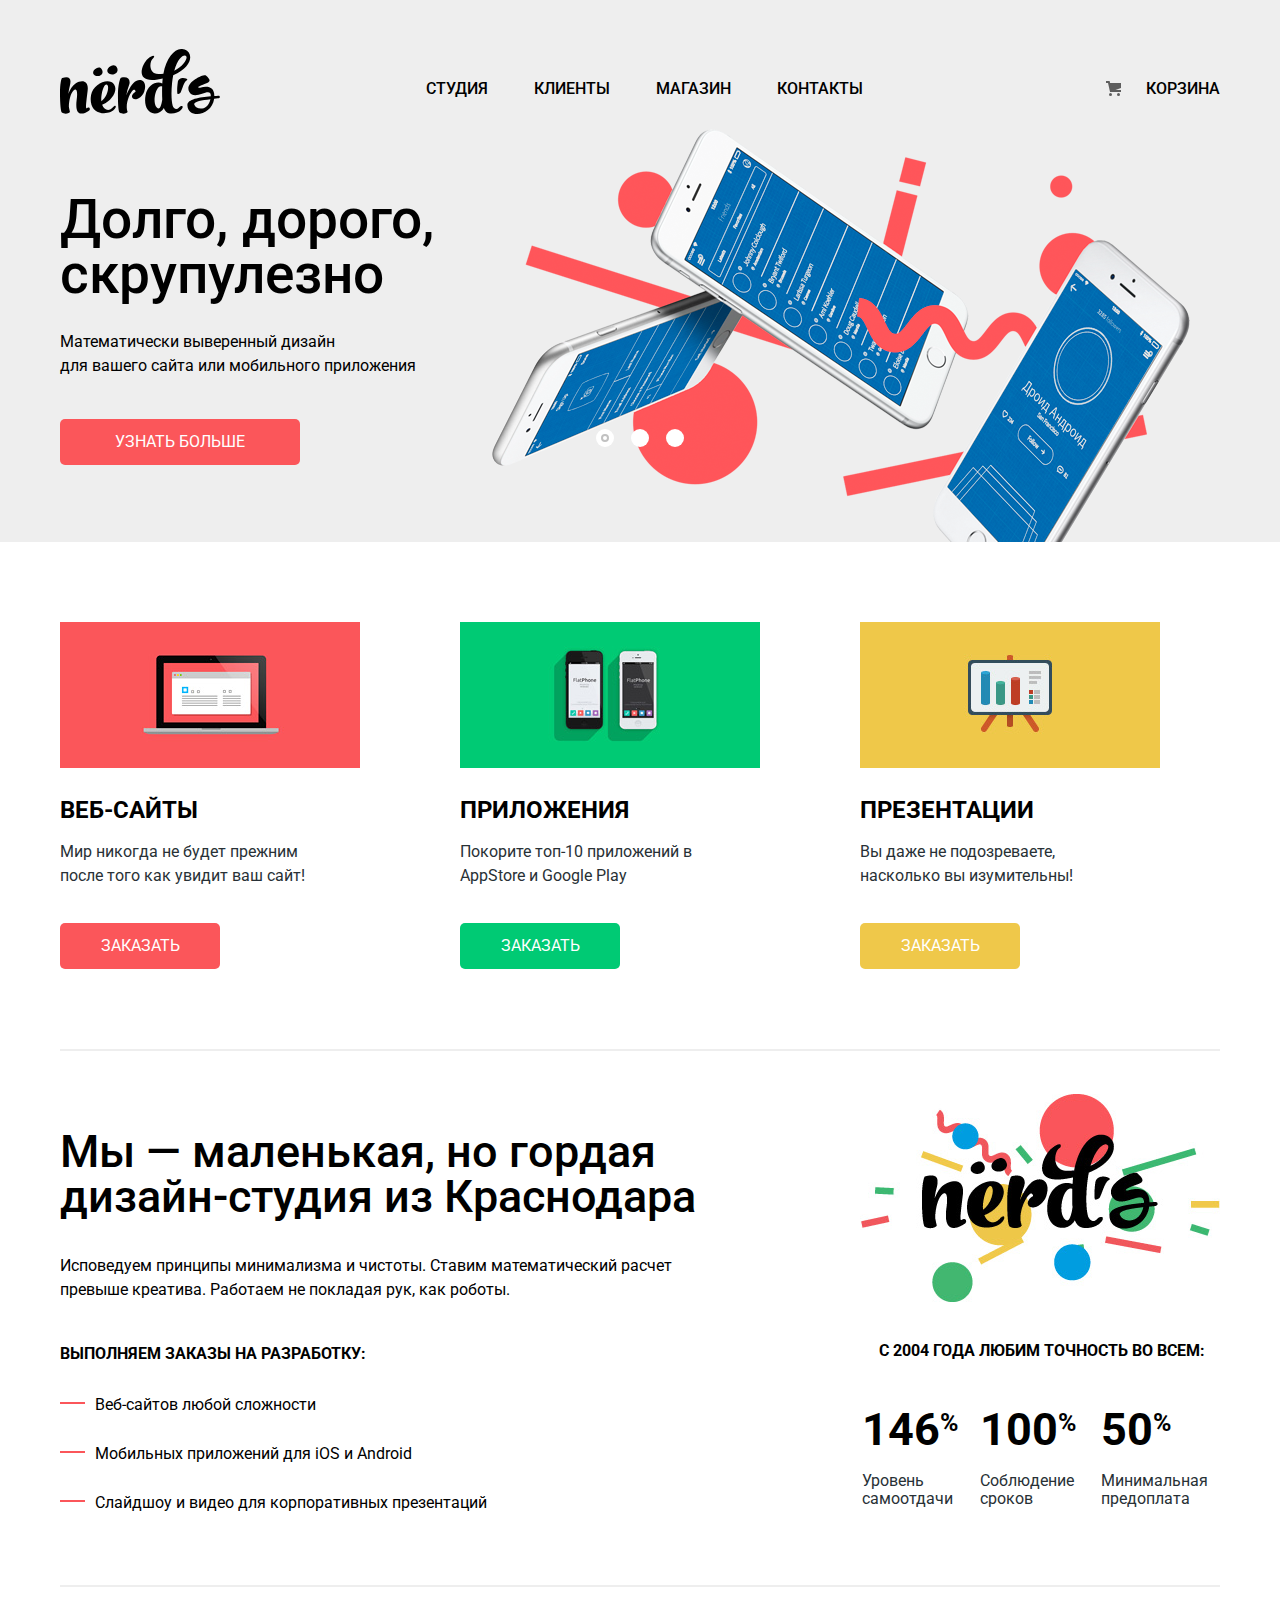
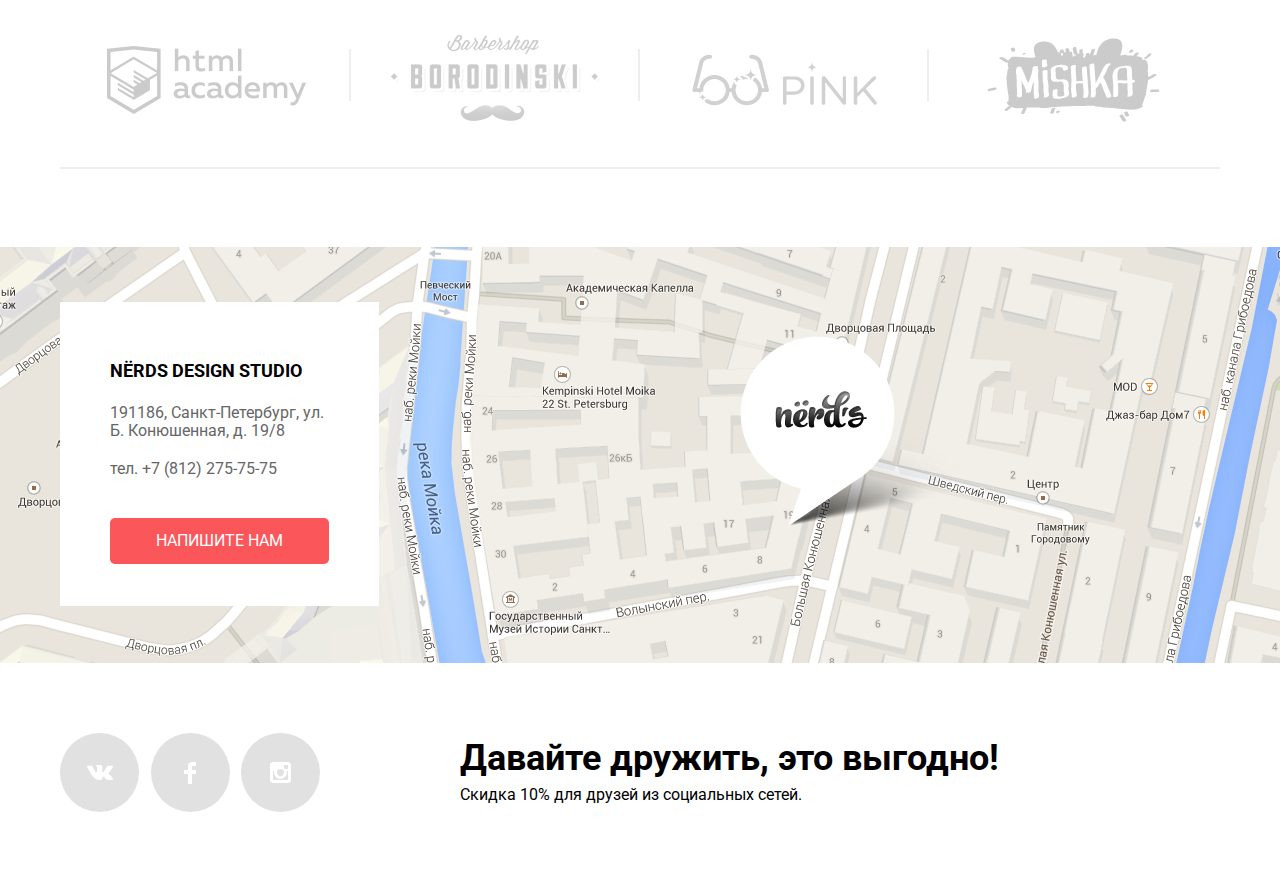
<file: index.html>
<!DOCTYPE html>
<html lang="ru">
<head>
  <meta charset="utf-8">
  <title>Дизайн-студия «Нёрдс»</title>
  <link href="https://fonts.googleapis.com/css?family=Roboto:400,500,700&display=swap&subset=cyrillic" rel="stylesheet">
  <link href="css/normalize.css" rel="stylesheet">
  <link href="css/min.css" rel="stylesheet">
</head>
<body class="index-page">
  <header class="main-header">
    <nav class="main-navigation">
      <div class="container">
        <a class="main-header-logo">
          <img src="img/logo-nerds.svg" width="160" height="65" alt="Логотип дизайн студии «Нёрдс»">
        </a>
        <ul class="site-navigation">
          <li><a href="studio.html">Студия</a></li>
          <li><a href="clients.html">Клиенты</a></li>
          <li><a href="catalog.html">Магазин</a></li>
          <li><a href="contacts.html">Контакты</a></li>
        </ul>
        <a class="basket-link" href="basket.html">Корзина</a>
      </div>
    </nav>
  </header>

  <main>

    <h1 class="visually-hidden">Дизайн-студия «Нёрдс»</h1>
    <section class="slider">
      <div class="container">
        <ul class="slider-item-list">
          <li class="slider-item slider-1">
            <div class="slider-info">
              <b class="slider-heading">
               Долго, дорого,<br>
               скрупулезно
             </b>
             <p class="slider-heading-bottom">
              Математически выверенный дизайн<br> 
              для вашего сайта или мобильного приложения
            </p>
            <a class="button button-slider" href="studio.html">Узнать больше</a>
          </div>
        </li>
        <li class="slider-item slider-2">
          <div class="slider-info">
            <b class="slider-heading">
              Любим математику<br>
              как никто другой
            </b>
            <p class="slider-heading-bottom">
              Никакого креатива, только математические формулы<br> 
              для расчета идеальных пропорций
            </p>
            <a class="button button-slider" href="studio.html">Узнать больше</a>
          </div>
        </li>
        <li class="slider-item slider-3">
          <div class="slider-info">
            <b class="slider-heading">
              Только ночь,<br>
              только хардкор
            </b>
            <p class="slider-heading-bottom">
              Работать днем, как все? Мы против этого.<br> 
              Ближе к полуночи работа только начинается.
            </p>
            <a class="button button-slider" href="studio.html">Узнать больше</a>
          </div>
        </li>
      </ul>
      <ul class="slider-control">
        <li><a class="slider-buttons current-slider-controls" href="#" aria-label="Первый слайдер"></a></li>
        <li><a class="slider-buttons" href="#" aria-label="Второй слайдер"></a></li>
        <li><a class="slider-buttons" href="#" aria-label="Третий слайдер"></a></li>
      </ul>
    </div>
  </section>

  <div class="container">

    <section class="portfolio">
      <h2 class="visually-hidden">Портфолио</h2>
      <ul class="portfolio-list">
        <li class="portfolio-item">
          <h3>Веб-сайты</h3>
          <p class="portfolio-item-bottom">
            Мир никогда не будет прежним
            после того как увидит ваш сайт!
          </p>
          <p class="portfolio-item-img">
            <img src="img/work-site.png" width="300" height="146" alt="Веб-сайты">
          </p>
          <a class="button button-red" href="basket.html">Заказать</a>
        </li>
        <li class="portfolio-item">
          <h3>Приложения</h3>
          <p class="portfolio-item-bottom">
            Покорите топ-10 приложений
            в AppStore и Google Play
          </p>
          <p class="portfolio-item-img">
            <img src="img/work-mobile.png" width="300" height="146" alt="Приложения">
          </p>
          <a class="button button-green" href="basket.html">Заказать</a>
        </li>
        <li class="portfolio-item">
          <h3>Презентации</h3>
          <p class="portfolio-item-bottom">
            Вы даже не подозреваете, 
            насколько вы изумительны!
          </p>
          <p class="portfolio-item-img">
            <img src="img/work-present.png" width="300" height="146" alt="Презентации">
          </p>
          <a class="button button-yellow" href="basket.html">Заказать</a>
        </li>
      </ul>
    </section>

    <div class="index-columns">

      <section class="features">
        <h2>
         Мы — маленькая, но гордая
         дизайн-студия из Краснодара
       </h2> 
       <p>
        Исповедуем принципы минимализма и чистоты. Ставим математический расчет
        превыше креатива. Работаем не покладая рук, как роботы.
      </p>
      <h3>
        Выполняем заказы на разработку:
      </h3>
      <ul class="features-list">
        <li class="features-item">Веб-сайтов любой сложности</li>
        <li class="features-item">Мобильных приложений для iOS и Android</li>
        <li class="features-item">Слайдшоу и видео для корпоративных презентаций</li>
      </ul>
    </section>

    <section class="about-us">
      <h2 class="visually-hidden">О нас</h2>
      <h3>
        с 2004 года Любим точность во всем:
      </h3>
      <table class="table-about-us">
        <tr class="table-percent">
          <td>146 <span>%</span></td>
          <td>100<span>%</span></td>
          <td>50<span>%</span></td>
        </tr>
        <tr class="table-text">
          <td>
            Уровень 
            самоотдачи
          </td>
          <td>
            Соблюдение
            сроков
          </td>
          <td>
            Минимальная
            предоплата
          </td>
        </tr>
      </table>
    </section>
  </div>

  <section class="partners">
    <h2 class="visually-hidden">Наши партнёры</h2>
    <ul class="partners-list">
      <li class="list-partners-logo">
        <a href="https://htmlacademy.ru/intensive/htmlcss">
          <img src="img/htmlacademy-logo.png" width="209" height="90" alt="Партнёр «Академия HTML»">
        </a>
      </li>
      <li class="list-partners-logo">
        <a href="#">
          <img src="img/borodinski-logo.png" width="209" height="90" alt="Партнёр «Барбершоп Бородинский»">
        </a>
      </li>
      <li class="list-partners-logo">
        <a href="#">
          <img src="img/pink-logo.png" width="209" height="90" alt="Партнёр «Pink»">
        </a>
      </li>
      <li class="list-partners-logo">
        <a href="#">
          <img src="img/mishka-logo.png" width="209" height="90" alt="Партнёр «Mishka»">
        </a>
      </li>  
    </ul> 
  </section>
</div>

<section class="contacts">
  <div class="map">
    <h2 class="visually-hidden">Как нас найти</h2>
    <iframe src="https://www.google.com/maps/embed?pb=!1m18!1m12!1m3!1d1998.603625305683!2d30.32085335178722!3d59.93871916896503!2m3!1f0!2f0!3f0!3m2!1i1024!2i768!4f13.1!3m3!1m2!1s0x4696310fca145cc1%3A0x42b32648d8238007!2z0JHQvtC70YzRiNCw0Y8g0JrQvtC90Y7RiNC10L3QvdCw0Y8g0YPQuy4sIDE5LzgsINCh0LDQvdC60YIt0J_QtdGC0LXRgNCx0YPRgNCzLCAxOTExODY!5e0!3m2!1sru!2sru!4v1582294150271!5m2!1sru!2sru" width="1440" height="416" style="border:0;" allowfullscreen=""></iframe>
    <img class="map-hidden" src="img/map.png" width="1440" height="416" alt="Карта проезда к студии NЁRDS">
  </div>
  <div class="address-container">
    <div class="address">
      <h3>NЁRDS DESIGN STUDIO</h3>
      <p  class="address-text">
        191186, Санкт-Петербург,
        ул. Б. Конюшенная, д. 19/8
        <a class="address-tel" href="tel:+78122757575">
        тел. +7 (812) 275-75-75</a>
      </p>
      <a class="button button-wright-us" href="wright-us.html">Напишите нам</a>
    </div>
  </div>
</section>

</main>

<footer class="main-footer">
  <div class="container">
    <ul class="footer-social">
      <li>
        <a class="social-button" href="#">
          <span class="visually-hidden">Вконтакте</span>
          <img class="social-icon" src="img/vk-icon.svg" width="26" height="15" alt="">
        </a>
      </li> 
      <li>
        <a class="social-button" href="#">
          <span class="visually-hidden">Фейсбук</span>
          <img class="social-icon" src="img/fb-icon.svg" width="12" height="22" alt="">
        </a>
      </li>  
      <li>
        <a class="social-button" href="#" aria-label="Инстаграм">
          <span class="visually-hidden">Инстаграм</span>
          <img class="social-icon" src="img/insta-icon.svg" width="21" height="21" alt="">
        </a>
      </li>  
    </ul>
    <div class="footer-friend"> 
      <p class="footer-sale">Давайте дружить, это выгодно!</p>
      <p>Скидка 10% для друзей из социальных сетей.</p>
    </div>
  </div>
</footer>

<section class="modal-wright-us">
  <h2>Напишите нам</h2>
  <form class="form-wright-us" action="https://echo.htmlacademy.ru" method="post">
    <div class="half-width-wrapper">
      <p class="half-width">
        <label for="name-field">Ваше имя:</label>
        <input class="validation" type="text" name="name" id="name-field" value="" placeholder="Имя Фамилия">
      </p>
      <p class="half-width">
        <label for="email-field">Ваш e-mail:</label>
        <input class="validation" type="email" name="email" id="email-field" value="" placeholder="email@example.com">
      </p>
    </div>
    <div class="letter">
      <p>Текст письма:</p>
      <textarea class="validation" name="letter" id="letter-field" rows="5" placeholder="В свободной форме"></textarea>
    </div>
    <button class="button" type="submit">Отправить</button>
  </form>
  <button class="modal-close" type="button">
   <span class="visually-hidden">Закрыть</span>
 </button>
</section>

<script src="js/popup-min.js"></script>

</body>
</html>
</file>
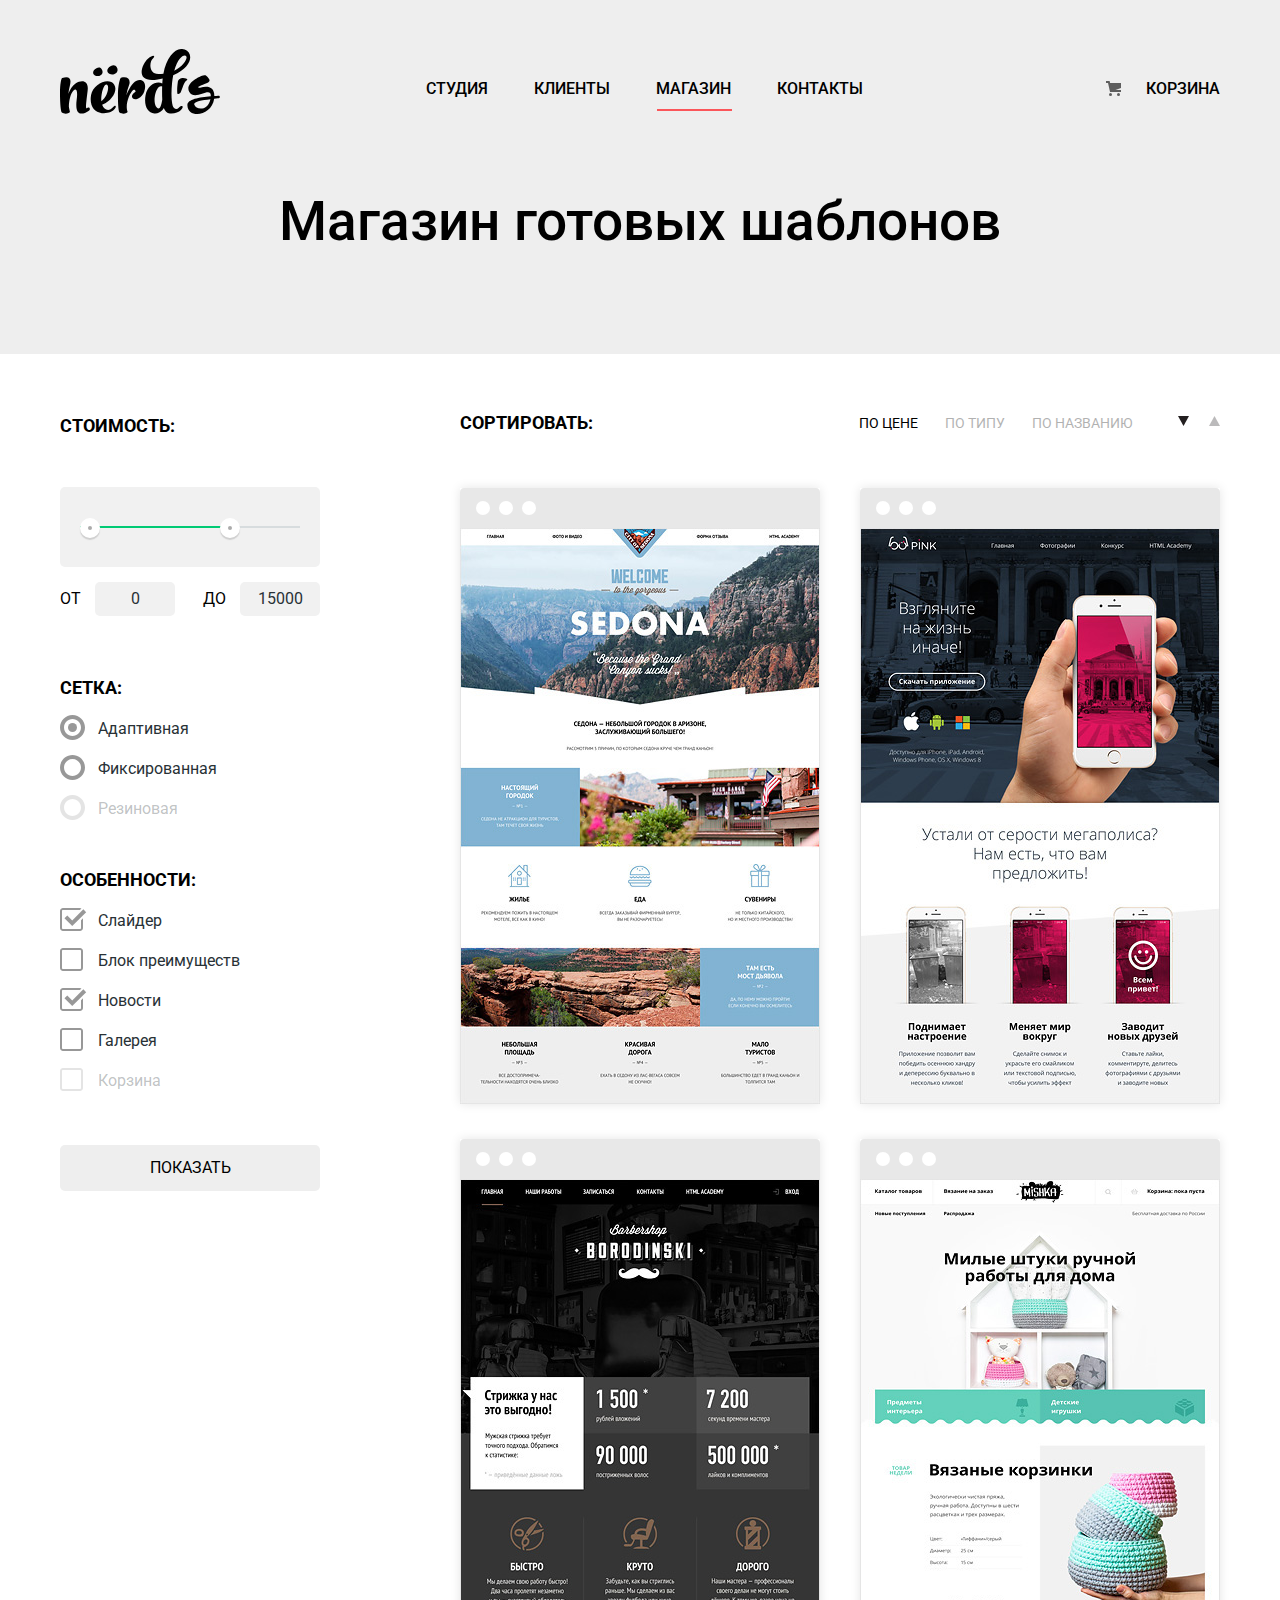
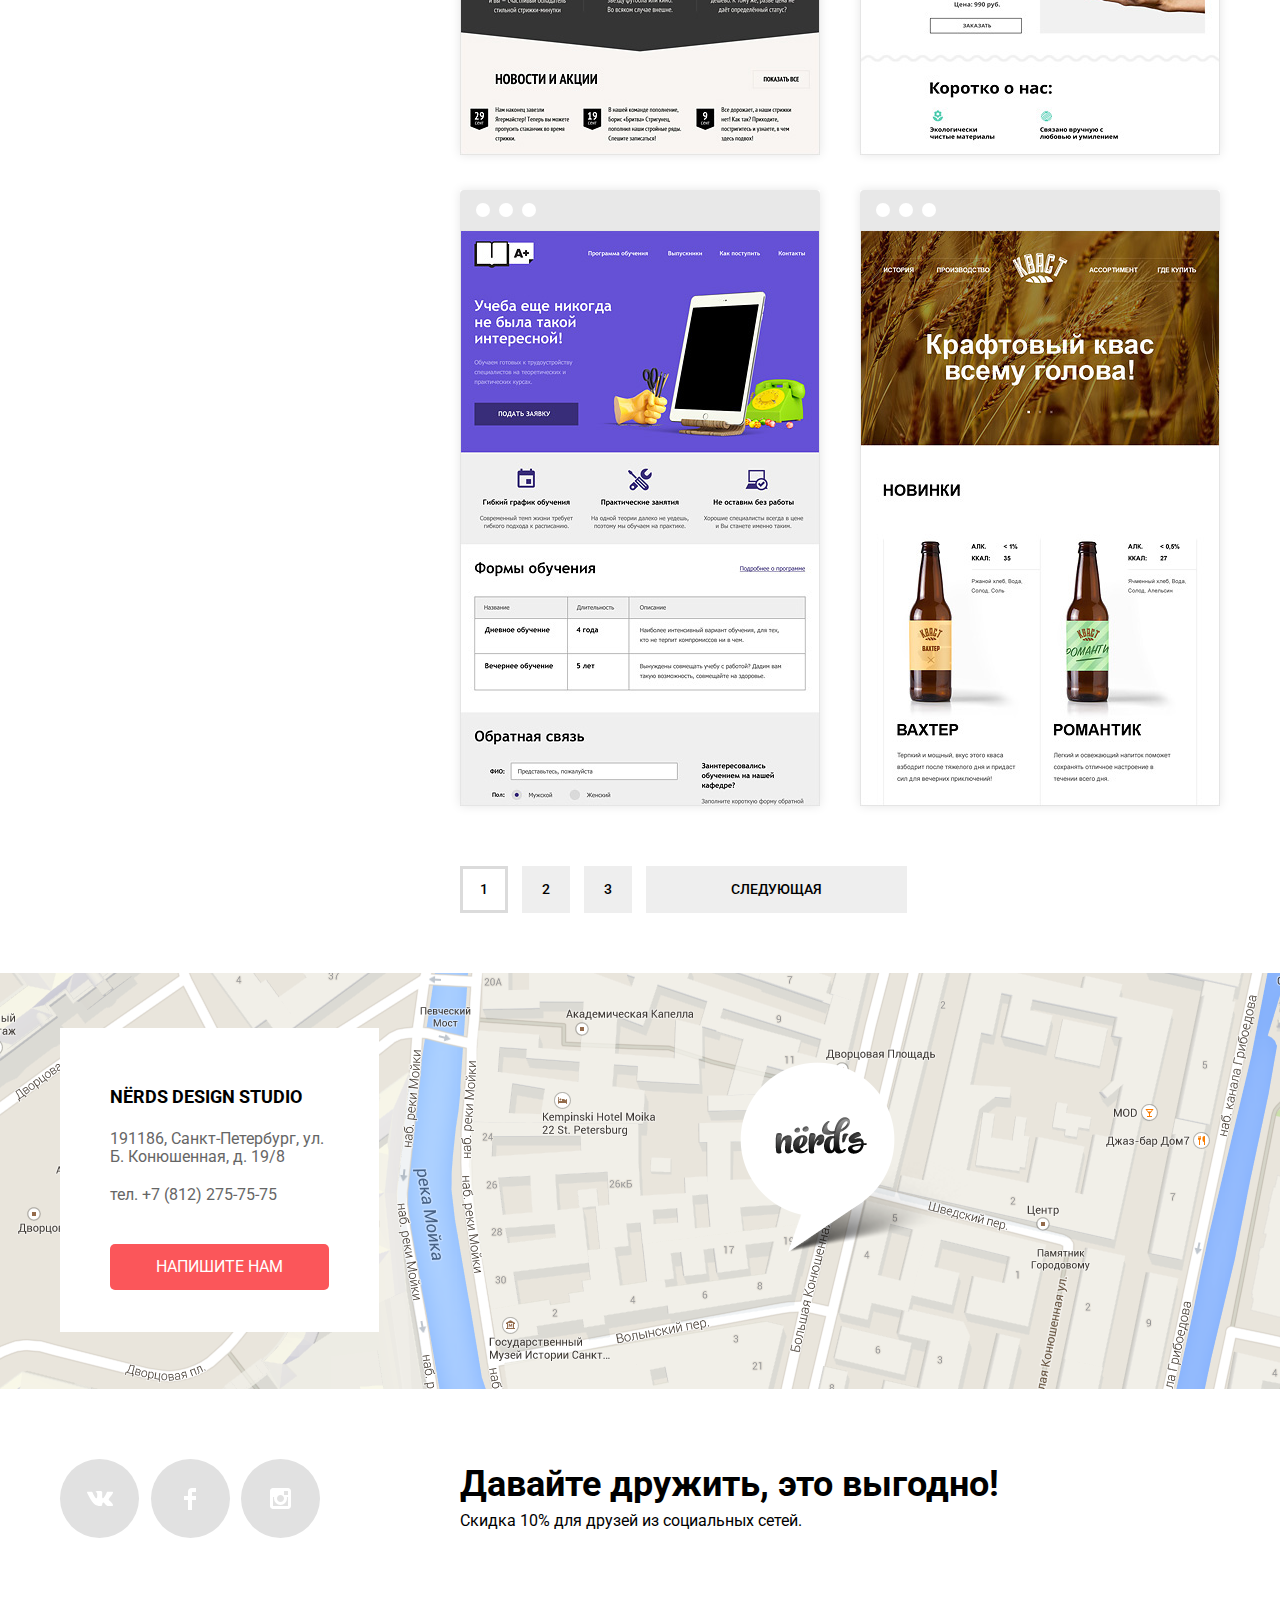
<file: catalog.html>
<!DOCTYPE html>
<html lang="ru">
<head>
  <meta charset="utf-8">
  <title>Дизайн-студия «Нёрдс»</title>
  <link href="https://fonts.googleapis.com/css?family=Roboto:400,500,700&display=swap&subset=cyrillic" rel="stylesheet">
  <link href="css/normalize.css" rel="stylesheet">
  <link href="css/min.css" rel="stylesheet">
</head>
<body class="inner-page">
  <header class="main-header">
    <nav class="main-navigation">
      <div class="container">
        <a class="main-header-logo" href="index.html" aria-label="Перейти на главную страницу">
         <img src="img/logo-nerds.svg" width="160" height="65" alt="Логотип дизайн студии «Нёрдс»">
       </a>
       <ul class="site-navigation">
        <li><a href="studio.html">Студия</a></li>
        <li><a href="clients.html">Клиенты</a></li>
        <li><a class="nav-inner-page">Магазин</a></li>
        <li><a href="contacts.html">Контакты</a></li>
      </ul>
      <a class="basket-link" href="basket.html">Корзина</a>
    </div>        
  </nav>  
</header>

<main>
  <h1 class="catalog-header">Магазин готовых шаблонов</h1>
  <div class="container">
    <div class="catalog-columns">
      <section class="filters"> 
        <h2 class="visually-hidden">Фильтр шаблонов</h2>

        <form class="filter" method="get" action="https://echo.htmlacademy.ru">

          <fieldset class="filter-item filter-price">
            <legend>Стоимость:</legend>
            <div class="range-filter">

              <div class="range-controls">
                <div class="scale">
                  <div class="bar" style="margin-left: 0%; width: 70%"></div>
                </div>
                <div class="toggle toggle-min"></div>
                <div class="toggle toggle-max"></div>
              </div>

              <div class="price-controls">
                <label class="min-price">от <input name="min-price" type="text" value="0"></label>
                <label class="max-price">до <input name="max-price" type="text" value="15000"></label>
              </div>
            </div>
          </fieldset>  

          <fieldset class="filter-item filter-grid">
            <legend>Сетка:</legend>
            <ul>
              <li class="filter-option">
                <input class="visually-hidden filter-input filter-input-radio" type="radio" name="grid" value="adaptive" id="adaptive-filter" checked>
                <label for="adaptive-filter">Адаптивная</label>
              </li>
              <li class="filter-option">
                <input class="visually-hidden filter-input filter-input-radio" type="radio" name="grid" value="fixed" id="fixed-filter">
                <label for="fixed-filter">Фиксированная</label>
              </li>
              <li class="filter-option">
                <input class="visually-hidden filter-input filter-input-radio" type="radio" name="grid" value="rubber" id="rubber-filter" disabled>
                <label for="rubber-filter">Резиновая</label>
              </li>
            </ul>
          </fieldset>

          <fieldset class="filter-item filter-features">
            <legend>Особенности:</legend>
            <ul>
              <li class="filter-option">
                <input class="visually-hidden filter-input filter-input-checkbox" type="checkbox" name="slider" id="filter-slider" checked>
                <label for="filter-slider">Слайдер</label>
              </li>
              <li class="filter-option">
                <input class="visually-hidden filter-input filter-input-checkbox" type="checkbox" name="blok-advantage" id="filter-blok-advantage">
                <label for="filter-blok-advantage">Блок преимуществ</label>
              </li>
              <li class="filter-option">
                <input class="visually-hidden filter-input filter-input-checkbox" type="checkbox" name="news" id="filter-news" checked>
                <label for="filter-news">Новости</label>
              </li>
              <li class="filter-option">
                <input class="visually-hidden filter-input filter-input-checkbox" type="checkbox" name="gallery" id="filter-gallery">
                <label for="filter-gallery">Галерея</label>
              </li>
              <li class="filter-option">
                <input class="visually-hidden filter-input filter-input-checkbox" type="checkbox" name="basket" id="filter-basket" disabled>
                <label for="filter-basket">Корзина</label>
              </li>
            </ul>
          </fieldset>

          <button class="button button-filter" type="submit">Показать</button>

        </form>
      </section>

      <div class="catalog-sorted">
        <section class="sorted">
          <b class="sorted-title">Сортировать:</b>
          <ul class="sorted-type">
            <li class="sorted-current"><a href="#">По цене</a></li>
            <li><a href="#">По типу</a></li>
            <li><a href="#">По названию</a></li>
          </ul>
          <div class="sorted-arrow">
            <a class="sorted-current" href="#">
              <img src="img/icon-down-arrow.svg" width="11" height="10" class="icon-arrow" alt="По убыванию">
            </a>
            <a href="#">
              <img src="img/icon-up-arrow.svg" width="11" height="10" class="icon-arrow" alt="По возрастанию">
            </a>
          </div>
        </section>

        <section class="catalog">
          <ul class="catalog-list">
            <li class="catalog-item">
              <svg xmlns="http://www.w3.org/2000/svg" width="360" height="40" viewBox="0 0 360 40">
                <path fill="#4D4D4D" d="M356 0H4C1.8 0 0 1.8 0 4v36h360V4c0-2.2-1.8-4-4-4zM22.991 27a7 7 0 1 1 0-14 7 7 0 0 1 0 14zm23.011 0a7 7 0 1 1 0-14 7 7 0 0 1 0 14zm23.011 0a7 7 0 1 1 0-14 7 7 0 0 1 0 14z"/>
              </svg>
              <div class="catalog-item-info">
                <h3 class="catalog-item-title"> 
                  <a href="sedona.html">Sedona</a>
                </h3>
                <p>
                  Информационный сайт
                  для туристов
                </p>
                <a class="button button-catalog-item-info" href="basket.html">9 900 руб.</a>
              </div>
              <a class="catalog-img" href="sedona.html">
                <img src="img/sedona-site.jpg" width="360" height="576" alt="Сайт Седона">
              </a>
            </li>
            <li class="catalog-item">
              <svg xmlns="http://www.w3.org/2000/svg" width="360" height="40" viewBox="0 0 360 40">
                <path fill="#4D4D4D" d="M356 0H4C1.8 0 0 1.8 0 4v36h360V4c0-2.2-1.8-4-4-4zM22.991 27a7 7 0 1 1 0-14 7 7 0 0 1 0 14zm23.011 0a7 7 0 1 1 0-14 7 7 0 0 1 0 14zm23.011 0a7 7 0 1 1 0-14 7 7 0 0 1 0 14z"/>
              </svg>
              <div class="catalog-item-info">
                <h3 class="catalog-item-title"> 
                  <a href="pink.html">Пинк</a>
                </h3>
                <p>
                  Социальная сеть
                  для туристов
                </p>
                <a class="button button-catalog-item-info" href="basket.html">9 900 руб.</a>
              </div>
              <a href="pink.html">
                <img src="img/pink-site.jpg" width="360" height="576" alt="Сайт Пинк">
              </a>
            </li>
            <li class="catalog-item">
              <svg xmlns="http://www.w3.org/2000/svg" width="360" height="40" viewBox="0 0 360 40">
                <path fill="#4D4D4D" d="M356 0H4C1.8 0 0 1.8 0 4v36h360V4c0-2.2-1.8-4-4-4zM22.991 27a7 7 0 1 1 0-14 7 7 0 0 1 0 14zm23.011 0a7 7 0 1 1 0-14 7 7 0 0 1 0 14zm23.011 0a7 7 0 1 1 0-14 7 7 0 0 1 0 14z"/>
              </svg>
              <div class="catalog-item-info">
                <h3 class="catalog-item-title"> 
                  <a href="barbershop.html">Барбершоп</a>
                </h3>
                <p>
                  Цирюльня для
                  настоящих мужчин
                </p>
                <a class="button button-catalog-item-info" href="basket.html">9 900 руб.</a>
              </div>
              <a href="barbershop.html">
               <img src="img/barbershop-site.jpg" width="360" height="576" alt="Сайт Барбершоп">
             </a>
           </li>
           <li class="catalog-item">
            <svg xmlns="http://www.w3.org/2000/svg" width="360" height="40" viewBox="0 0 360 40">
              <path fill="#4D4D4D" d="M356 0H4C1.8 0 0 1.8 0 4v36h360V4c0-2.2-1.8-4-4-4zM22.991 27a7 7 0 1 1 0-14 7 7 0 0 1 0 14zm23.011 0a7 7 0 1 1 0-14 7 7 0 0 1 0 14zm23.011 0a7 7 0 1 1 0-14 7 7 0 0 1 0 14z"/>
            </svg>
            <div class="catalog-item-info">
              <h3 class="catalog-item-title"> 
                <a href="mishka.html">Mishka</a>
              </h3>
              <p>
                Здесь информация
                о сайте
              </p>
              <a class="button button-catalog-item-info" href="basket.html">9 900 руб.</a>
            </div>
            <a href="mishka.html">
              <img src="img/mishka-site.jpg" width="360" height="576" alt="Сайт Мишка">
            </a>
          </li>
          <li class="catalog-item">
            <svg xmlns="http://www.w3.org/2000/svg" width="360" height="40" viewBox="0 0 360 40">
              <path fill="#4D4D4D" d="M356 0H4C1.8 0 0 1.8 0 4v36h360V4c0-2.2-1.8-4-4-4zM22.991 27a7 7 0 1 1 0-14 7 7 0 0 1 0 14zm23.011 0a7 7 0 1 1 0-14 7 7 0 0 1 0 14zm23.011 0a7 7 0 1 1 0-14 7 7 0 0 1 0 14z"/>
            </svg>
            <div class="catalog-item-info">
              <h3 class="catalog-item-title"> 
                <a href="aplus.html">А плюс</a>
              </h3>
              <p>
                Здесь информация
                о сайте
              </p>
              <a class="button button-catalog-item-info" href="basket.html">9 900 руб.</a>
            </div>
            <a href="aplus.html">
             <img src="img/aplus-site.jpg" width="360" height="576" alt="Сайт А плюс">
           </a>
         </li>
         <li class="catalog-item">
          <svg xmlns="http://www.w3.org/2000/svg" width="360" height="40" viewBox="0 0 360 40">
            <path fill="#4D4D4D" d="M356 0H4C1.8 0 0 1.8 0 4v36h360V4c0-2.2-1.8-4-4-4zM22.991 27a7 7 0 1 1 0-14 7 7 0 0 1 0 14zm23.011 0a7 7 0 1 1 0-14 7 7 0 0 1 0 14zm23.011 0a7 7 0 1 1 0-14 7 7 0 0 1 0 14z"/>
          </svg>
          <div class="catalog-item-info">
            <h3 class="catalog-item-title"> 
              <a href="kvast.html">Кваст</a>
            </h3>
            <p>
              Здесь информация
              о сайте
            </p>
            <a class="button button-catalog-item-info" href="basket.html">9 900 руб.</a>
          </div>
          <a href="kvast.html">
            <img src="img/kvast-site.jpg" width="360" height="576" alt="Сайт Кваст">
          </a>
        </li>
      </ul> 
    </section>

    <section>
      <ul class="pagination-list">
        <li class="pagination-item pagination-item-current"><a href="#" aria-label="Первая страница каталога">1</a></li>
        <li class="pagination-item"><a href="#" aria-label="Вторая страница каталога">2</a></li>
        <li class="pagination-item"><a href="#" aria-label="Третья страница каталога">3</a></li>
        <li class="pagination-item  pagination-item-next"><a href="#" aria-label="Следующая страница каталога">Следующая</a></li>
      </ul>
    </section>
  </div>
</div>
</div>

<section class="contacts contacts-inner-page">
  <div class="map">
    <h2 class="visually-hidden">Как нас найти</h2>
    <iframe src="https://www.google.com/maps/embed?pb=!1m18!1m12!1m3!1d1998.603625305683!2d30.32085335178722!3d59.93871916896503!2m3!1f0!2f0!3f0!3m2!1i1024!2i768!4f13.1!3m3!1m2!1s0x4696310fca145cc1%3A0x42b32648d8238007!2z0JHQvtC70YzRiNCw0Y8g0JrQvtC90Y7RiNC10L3QvdCw0Y8g0YPQuy4sIDE5LzgsINCh0LDQvdC60YIt0J_QtdGC0LXRgNCx0YPRgNCzLCAxOTExODY!5e0!3m2!1sru!2sru!4v1582294150271!5m2!1sru!2sru" width="1440" height="416" style="border:0;" allowfullscreen=""></iframe>
    <img class="map-hidden" src="img/map.png" width="1440" height="416" alt="Карта проезда к студии NЁRDS">
  </div>
  <div class="address-container">
    <div class="address">
      <h3>NЁRDS DESIGN STUDIO</h3>
      <p  class="address-text">
        191186, Санкт-Петербург,
        ул. Б. Конюшенная, д. 19/8
        <a class="address-tel" href="tel:+78122757575">
        тел. +7 (812) 275-75-75</a>
      </p>
      <a class="button button-wright-us" href="wright-us.html">Напишите нам</a>
    </div>
  </div>
</section>

</main>

<footer class="main-footer">
  <div class="container">
    <ul class="footer-social">
      <li>
        <a class="social-button" href="#">
          <span class="visually-hidden">Вконтакте</span>
          <img class="social-icon" src="img/vk-icon.svg" width="26" height="15" alt="">
        </a>
      </li> 
      <li>
        <a class="social-button" href="#">
          <span class="visually-hidden">Фейсбук</span>
          <img class="social-icon" src="img/fb-icon.svg" width="12" height="22" alt="">
        </a>
      </li>  
      <li>
        <a class="social-button" href="#" aria-label="Инстаграм">
          <span class="visually-hidden">Инстаграм</span>
          <img class="social-icon" src="img/insta-icon.svg" width="21" height="21" alt="">
        </a>
      </li>  
    </ul>
    <div class="footer-friend"> 
      <p class="footer-sale">Давайте дружить, это выгодно!</p>
      <p>Скидка 10% для друзей из социальных сетей.</p>
    </div>
  </div>
</footer>

<section class="modal-wright-us">
  <h2>Напишите нам</h2>
  <form class="form-wright-us" action="https://echo.htmlacademy.ru" method="post">
    <div class="half-width-wrapper">
      <p class="half-width">
        <label for="name-field">Ваше имя:</label>
        <input class="validation" type="text" name="name" id="name-field" value="" placeholder="Имя Фамилия">
      </p>
      <p class="half-width">
        <label for="email-field">Ваш e-mail:</label>
        <input class="validation" type="email" name="email" id="email-field" value="" placeholder="email@example.com">
      </p>
    </div>
    <div class="letter">
      <p>Текст письма:</p>
      <textarea class="validation" name="letter" id="letter-field" rows="5" placeholder="В свободной форме"></textarea>
    </div>
    <button class="button" type="submit">Отправить</button>
  </form>
  <button class="modal-close" type="button">
   <span class="visually-hidden">Закрыть</span>
 </button>
</section>

<script src="js/popup-min.js"></script>

</body>
</html>
</file>
<file: css/min.css>
@keyframes bounce{0%{transform:translateY(2000px)}70%{transform:translateY(30px)}90%{transform:translateY(-10px)}to{transform:translateY(0)}}@keyframes shake{0%,to{transform:translateX(0)}10%,30%,50%,70%,90%{transform:translateX(-10px)}20%,40%,60%,80%{transform:translateX(10px)}}body{margin:0;padding:0;font-family:"Roboto",Arial,sans-serif;font-size:16px;line-height:24px;font-weight:400;color:#000;background-color:#fff}img{max-width:100%;height:auto}.index-page a,.inner-page a{text-decoration:none}.button{display:inline-block;width:240px;padding:11px 0;font:inherit;text-align:center;color:#fff;vertical-align:middle;text-transform:uppercase;background-color:#fb565a;border:0;border-radius:5px}.button:focus,.button:hover{background-color:#e74246}.button:active{background-color:#d7373b;color:rgba(255,255,255,.3);box-shadow:inset 0 3px 0 0 rgba(0,1,1,.1)}.visually-hidden{position:absolute;width:1px;height:1px;margin:-1px;border:0;padding:0;clip:rect(0 0 0 0);overflow:hidden}.container{width:1160px;margin:0 auto;padding-left:20px;padding-right:20px}.inner-page .main-header,.main-header{width:100%;padding-top:49px;background-color:#eee}.main-header-logo{opacity:1}.main-header-logo:focus,.main-header-logo:hover{opacity:.8}.main-header-logo:active{opacity:.3}.main-header .main-navigation{width:100%;font-size:16px;line-height:30px;font-weight:500;text-align:left;text-transform:uppercase;color:#000}.main-navigation .container{display:flex;justify-content:space-between}.site-navigation{display:flex;flex-wrap:wrap;width:510px;margin:0;padding:0;list-style:none}.basket-link,.site-navigation a{display:block;position:relative;padding:25px 23px;color:#000}.basket-link{padding:25px 0 25px 50px}.basket-link:hover,.catalog-item .catalog-item-title a:hover,.site-navigation a:hover{color:#fb565a}.basket-link:focus,.site-navigation a:focus{color:#000;opacity:.3}.basket-link::before{content:"";position:absolute;width:15px;height:15px;top:32px;left:10px;background-image:url(../img/basket-icon.svg);background-repeat:no-repeat;background-position:0 0;opacity:.6}a.nav-inner-page::after{content:"";position:absolute;width:75px;height:2px;top:60px;left:calc(50% - 37px);background-color:#fb565a}.slider{display:flex;flex-wrap:nowrap;width:100%;min-height:413px;margin:0;background-color:#eee}.slider-info .slider-heading{display:inline-block;padding-top:63px;font-size:55px;line-height:55px;font-weight:500;text-align:left;vertical-align:top;color:#000}.slider-info .slider-heading-bottom{display:inline-block;padding-top:12px;vertical-align:top}.slider .container{display:flex;flex-wrap:nowrap;position:relative;width:1160px;margin:0 auto;padding:0;min-height:413px}ul.slider-item-list{display:flex;list-style:none;margin:0;padding:0}.slider-item.slider-1,.slider-item.slider-2,.slider-item.slider-3{display:block;width:1160px;min-height:413px;margin:0 auto;padding:0;list-style:none;background-image:url(../img/slider-1.png);background-repeat:no-repeat;background-position:calc(100% - 30px) bottom;background-color:#eee}.slider-item.slider-2,.slider-item.slider-3{display:none;transform:translate(100%);background-image:url(../img/slider-2.png)}.slider-item.slider-3{transform:translate(200%);background-image:url(../img/slider-3.png)}.slider .slider-info{display:inline-block;width:580px;margin:0;padding:0;vertical-align:top}.slider-info .button-slider{margin-top:25px;margin-bottom:50px}.slider-control{display:flex;justify-content:space-between;width:88px;margin-top:300px;padding:0;position:absolute;left:calc(50% - 44px)}.slider-control li{list-style:none}.slider-control a{display:inline-block;width:18px;height:18px;vertical-align:top;border-radius:50%;background-color:#fff}.current-slider-controls,.partners-list li{position:relative}.current-slider-controls:before{content:"";position:absolute;width:4px;height:4px;left:50%;top:50%;margin-left:-4px;margin-top:-4px;border-radius:50%;border:2px solid #c1c1c1}.portfolio{margin-bottom:80px}.portfolio-list{display:flex;justify-content:space-between;flex-wrap:wrap;margin:0;padding:0 60px 0 0;list-style:none}.portfolio-item{display:flex;flex-direction:column;text-align:left;width:300px}.portfolio-item h3,.portfolio-item p{margin:0}.portfolio-item-img{display:block;padding-top:80px;order:-1}.portfolio-item h3{display:inline-block;margin-top:20px;vertical-align:top;font-size:24px;line-height:30px;font-weight:700;text-align:left;text-transform:uppercase;color:#000}.portfolio-item .portfolio-item-bottom{display:block;width:260px;margin-top:15px;font-size:16px;line-height:24px;font-weight:400;text-align:left;color:#283136}.portfolio-item .button{margin-top:35px}.portfolio-item .button-red{width:160px}.portfolio-item .button-green{width:160px;background-color:#00ca74}.portfolio-item .button-green:focus,.portfolio-item .button-green:hover{background-color:#00bc6c}.portfolio-item .button-green:active{background-color:#00aa62}.portfolio-item .button-yellow{width:160px;background-color:#efc84a}.portfolio-item .button-yellow:focus,.portfolio-item .button-yellow:hover{background-color:#eab534}.portfolio-item .button-yellow:active{background-color:#e5a722}.features-item::before,.index-columns::before,.partners::after,.partners::before{content:"";position:absolute;width:1160px;height:2px;background-color:#eee}.index-columns{display:flex;justify-content:space-between;flex-wrap:wrap;margin-bottom:60px;padding:0}.features{width:700px}.about-us{width:400px}.about-us h3,.features h2,.features h3{margin:80px 0 0;font-size:45px;line-height:45px;font-weight:500;text-align:left;color:#000}.features p{width:650px;margin:35px 0 0}.about-us h3,.features h3{margin:40px 0 0;font-size:16px;line-height:24px;font-weight:700;text-transform:uppercase}.features-list{display:inline-block;list-style:none;margin:12px 0 0;padding:0 0 0 35px;vertical-align:top}.features-item{padding-top:15px;padding-bottom:10px;position:relative}.features-item::before{width:25px;left:-35px;top:calc(50% - 1px);background-color:#fb565a}.about-us{display:block;margin-left:auto;margin-top:45px;background-image:url(../img/logo-nerds-color.png);background-position:right top;background-repeat:no-repeat}.about-us h3{margin:245px 0 50px;padding-right:15px;text-align:right}.table-about-us{margin-left:30px;position:relative}.table-about-us td{margin-top:30px;margin-left:30px;padding:10px}.table-about-us .table-percent,.table-percent span{line-height:10px;font-weight:700;text-transform:uppercase}.table-about-us .table-percent,.table-text td{font-size:45px;text-align:left;color:#000}.table-text td{padding-top:25px;padding-right:15px;font-size:16px;line-height:18px;font-weight:400;color:#283136}.table-percent span{display:inline-block;position:absolute;top:10px;margin-top:-5px;vertical-align:top;font-size:25px;text-align:right}.partners{min-height:180px;margin-top:0;margin-bottom:0}.partners-list{display:flex;justify-content:center;flex-wrap:wrap;align-items:center;margin:0;padding:50px 0 35px;list-style:none}.partners a{display:block;margin:0 40px;padding:0;opacity:.2}.partners a:hover{opacity:1}.partners a:active,.partners a:focus{opacity:.1}.partners-list li::after{content:"";position:absolute;width:2px;height:52px;top:calc(50% - 35px);right:0;background-color:#eee}.partners-list li:last-child::after{display:none}.partners-list li:last-child{margin-right:0}.contacts{display:flex;flex-direction:column;align-items:flex-start;position:relative;min-height:416px;margin:80px 0 0;padding:0}.contacts-inner-page{margin-top:60px}.map,.map iframe{position:absolute;width:100%;border:0}.map{display:block;height:416px;top:0;left:0;z-index:1;padding:0 auto;background-color:#eee;background-image:url(../img/map.png);background-position:50% 50%;background-repeat:no-repeat}.map iframe{z-index:2}.map-hidden{display:none}.address-container{display:block;position:relative;width:1160px;margin:0 auto;padding:0}.address{display:block;position:absolute;width:269px;min-height:250px;top:55px;left:0;padding-left:50px;padding-top:54px;z-index:3;background-color:#fff}.address h3,.address p{width:215px;margin:0;padding:0}.address p{color:#666;padding-top:18px;line-height:18px}.address h3{font-size:18px;line-height:30px;font-weight:700;text-align:left;color:#000}.address .address-tel{display:inline-block;padding-top:20px;vertical-align:top;color:#666}.address .button-wright-us{width:219px;margin-top:40px;color:#fff}.main-footer{margin-top:70px;margin-bottom:60px;padding:0;background-color:#fff}.main-footer .container{display:flex}.footer-social{display:flex;flex-wrap:wrap;justify-content:space-between;width:260px;margin:0;padding:0;list-style:none}.social-button{display:flex;align-items:center;justify-content:center;width:79px;height:79px;border-radius:50%;background-color:#e1e1e1}.social-button:focus,.social-button:hover{background-color:#e74246}.social-button:active{box-shadow:inset 0 3px 0 0 rgba(0,1,1,.1);background-color:#d7373b}.social-button:active .social-icon{opacity:.3}.footer-friend{width:600px;margin-left:140px}.footer-friend p{margin:20px 0 0;padding:0}.main-footer .footer-sale,.modal-wright-us{font-size:36px;font-weight:700;line-height:10px;color:#000}.modal-wright-us{display:none;position:fixed;width:760px;padding:70px 100px;bottom:7%;left:50%;margin-left:-550px;z-index:5;font-size:16px;line-height:18px;background-color:#fff;box-shadow:0 20px 40px 0 rgba(0,1,1,.75)}.modal-show{display:block;animation:bounce .6s}.modal-error{animation:shake .6s}.modal-close{width:24px;height:24px;position:absolute;top:76px;right:92px;background-color:transparent;border:0;opacity:.3;cursor:pointer}.modal-close::after,.modal-close::before{content:"";position:absolute;width:22px;height:3px;top:10px;left:2px;background-color:#fb565a}.modal-close::before{transform:rotate(45deg)}.modal-close::after{transform:rotate(-45deg)}.modal-close:hover{opacity:1}.modal-close:active{opacity:.1}.modal-wright-us h2{margin:0 0 20px;font-size:45px;line-height:45px;font-weight:500}.form-wright-us label,.form-wright-us p{margin:0}.form-wright-us input[type=email],.form-wright-us input[type=text],.form-wright-us textarea{box-sizing:border-box;width:100%;margin-top:15px;padding:10px 10px 15px;font:inherit;color:#000;border:2px solid #d7dcde}.form-wright-us input[name=name]{cursor:text}.form-wright-us input[type=email]:invalid{color:#e74246}.form-wright-us input:hover,.letter textarea:hover{border-color:#b4b9bb;opacity:1}.form-wright-us input:focus,.letter textarea:focus{border-color:#000;opacity:1}.form-wright-us input:invalid,.letter textarea:invalid{border-color:#e74246;opacity:1}.half-width-wrapper{display:flex;justify-content:space-between;margin-top:40px;margin-bottom:35px}.half-width,.price-controls label{display:inline-block;width:360px;vertical-align:top}.letter placeholder{opacity:.5}.modal-wright-us .button{width:260px;margin-top:45px;margin-bottom:20px;padding:15px}.catalog-header{margin:0 auto;padding-top:65px;padding-bottom:105px;font-size:55px;line-height:55px;font-weight:500;text-align:center;background-color:#eee;color:#000}.catalog-columns{display:flex;justify-content:space-between;margin-top:60px}.filters{width:260px;margin-right:140px}.filter fieldset,.filter-item{padding:0;margin:0;border:0}fieldset.filter-price{margin-bottom:60px}fieldset.filter-grid{margin-bottom:50px}fieldset.filter-features{margin-bottom:55px}.filter-item legend{margin-bottom:20px;font-size:18px;line-height:24px;text-transform:uppercase;font-weight:700}.range-filter{margin-top:29px}.range-controls{position:relative;height:41px;margin-bottom:15px;padding-top:39px;padding-right:20px;padding-left:20px;background-color:#f1f1f1;border-radius:5px}.range-controls .scale{height:2px;background:#d7dcde}.range-controls .bar{width:70%;height:2px;background:#00ca74}.range-controls .toggle{position:absolute;top:31px;left:0;width:4px;height:4px;padding:0;border:8px solid #fff;border-radius:50%;box-shadow:0 2px 1px 0 #cfcfcf;background-color:#ababab;cursor:pointer}.range-controls .toggle-min{left:20px}.range-controls .toggle-max{left:160px}.price-controls{font-size:0}.price-controls label{width:50%;font-size:16px;text-transform:uppercase}.price-controls input{width:60px;margin-left:10px;padding:8px 10px;font-family:Roboto,Arial,sans-serif;font-size:16px;text-align:center;color:#283136;border:0;border-radius:5px;background:#f1f1f1}.max-price{text-align:right}.filter ul{list-style:none;line-height:18px;margin:0;padding:0}.filter-option{margin-bottom:22px;padding-left:38px}li.filter-option:last-child{margin-bottom:0}.filter-option label{position:relative;display:block;cursor:pointer}.filter-input+label{color:#283136}.filter-input:disabled+label{color:rgba(40,49,54,.3);cursor:not-allowed}.filter-input-radio+label::before{content:"";position:absolute;top:-5px;left:-38px;width:25px;height:25px;background-image:url(../img/radio-off.svg);background-repeat:no-repeat;background-position:0 0;opacity:.4}.filter-input-radio:checked+label::before{content:"";position:absolute;top:-5px;left:-38px;width:25px;height:25px;background-image:url(../img/radio-on.svg);background-repeat:no-repeat;background-position:0 0;opacity:.4}.filter-input-radio:hover+label::before{content:"";opacity:1}.filter-input-radio:focus+label::before{content:"";opacity:1;outline:2px solid #a6c8ff}.filter-input-radio:checked:disabled+label::before,.filter-input-radio:disabled+label::before{content:"";opacity:.1;cursor:no-drop}.filter-input-checkbox+label::before{content:"";position:absolute;top:-4px;left:-38px;width:23px;height:23px;background-image:url(../img/checkbox-off.svg);background-repeat:no-repeat;background-position:0 0;opacity:.4}.filter-input-checkbox:checked+label::before{content:"";position:absolute;top:-4px;left:-38px;width:27px;height:23px;background-image:url(../img/checkbox-on.svg);background-repeat:no-repeat;background-position:0 0;opacity:.4}.filter-input-checkbox:hover+label::before{content:"";opacity:1}.filter-input-checkbox:focus+label::before{content:"";opacity:1;outline:2px solid #a6c8ff}.filter-input-checkbox:checked:disabled+label::before,.filter-input-checkbox:disabled+label::before{content:"";opacity:.1;cursor:no-drop}.filter .button-filter{background-color:#eee;color:#000;width:260px}.filter .button-filter:hover{background-color:#dfdfdf}.filter .button-filter:focus{box-shadow:inset 0 3px 0 0 rgba(0,1,1,.1);background-color:#d5d5d5;color:rgba(0,0,0,.3)}.catalog-sorted{display:flex;flex-direction:column;width:780px}.sorted,.sorted-type{display:flex;list-style:none}.sorted{justify-content:space-between;margin-bottom:50px}.sorted .sorted-title,.sorted-type li{line-height:18px;text-transform:uppercase;color:#000}.sorted .sorted-title{display:inline-block;margin:0;padding:0;vertical-align:top;font-size:18px;font-weight:700}.sorted-type{flex-wrap:wrap;margin:0 25px 0 auto;color:#000}.sorted-type li{padding-left:27px;font-size:14px;font-weight:400;opacity:.3}.sorted-type a{color:#000}.sorted-arrow a:hover,.sorted-type li:hover{opacity:.6}.catalog-item:active svg,.catalog-item:focus svg,.catalog-item:hover svg,.sorted-arrow a:active,.sorted-arrow a:focus,.sorted-type li:active,.sorted-type li:focus{opacity:1}.sorted-arrow{display:flex;flex-wrap:nowrap;min-width:62px;margin:0}.sorted-arrow a{padding-left:20px;margin-top:-5px;margin-bottom:5px;opacity:.3}.sorted-arrow .sorted-current,li.sorted-current{opacity:1}.catalog-list{display:flex;justify-content:space-between;flex-wrap:wrap;margin:0;padding:0;list-style:none}.catalog-item{width:360px;height:616px;margin-bottom:35px;background-color:#fff;box-shadow:0 0 10px rgba(0,0,0,.1)}.catalog-img a{display:block;margin:0;padding:0}.catalog-item svg{display:block;width:360px;height:40px;opacity:.12}.catalog-item .catalog-item-info{display:none}.catalog-item:hover .catalog-item-info{display:block;text-align:center}.catalog-item:hover{box-shadow:0 6px 15px 0 rgba(0,1,1,.25);position:relative}.catalog-item-info p{display:inline-block;width:200px;margin:auto 0 30px;vertical-align:top;font-size:16px;line-height:18px;font-weight:400;color:#666}.catalog-item .catalog-item-title a{margin-bottom:25px;padding-left:50px;padding-right:50px;font-size:18px;line-height:18px;font-weight:700;text-transform:uppercase;color:#000;text-align:center}.catalog-item .catalog-item-title a:focus{color:rgba(0,0,0,.3)}.catalog-item .catalog-item-info{width:360px;position:absolute;bottom:0;padding-top:15px;padding-bottom:20px;background-color:#eee}a.button-catalog-item-info{display:inline-block;width:200px;margin-bottom:25px;vertical-align:top}.pagination-list{display:flex;flex-wrap:wrap;padding:0;margin:25px 0 0;list-style:none}.pagination-item a{display:block;margin-right:14px;padding:17px 20px;font-size:13.5px;line-height:13px;font-weight:500;text-transform:uppercase;background-color:#eee;color:#000}.pagination-item-current a{padding:14px 17px;background-color:#fff;border:solid 3px #dbdbdb}.pagination-item-next a{display:block;padding-left:85px;padding-right:85px}.pagination-item a:focus,.pagination-item a:hover{background-color:#dfdfdf}.pagination-item a:active{box-shadow:inset 0 3px 0 0 rgba(0,1,1,.1);background-color:#d5d5d5;color:rgba(0,0,0,.3)}
</file>
